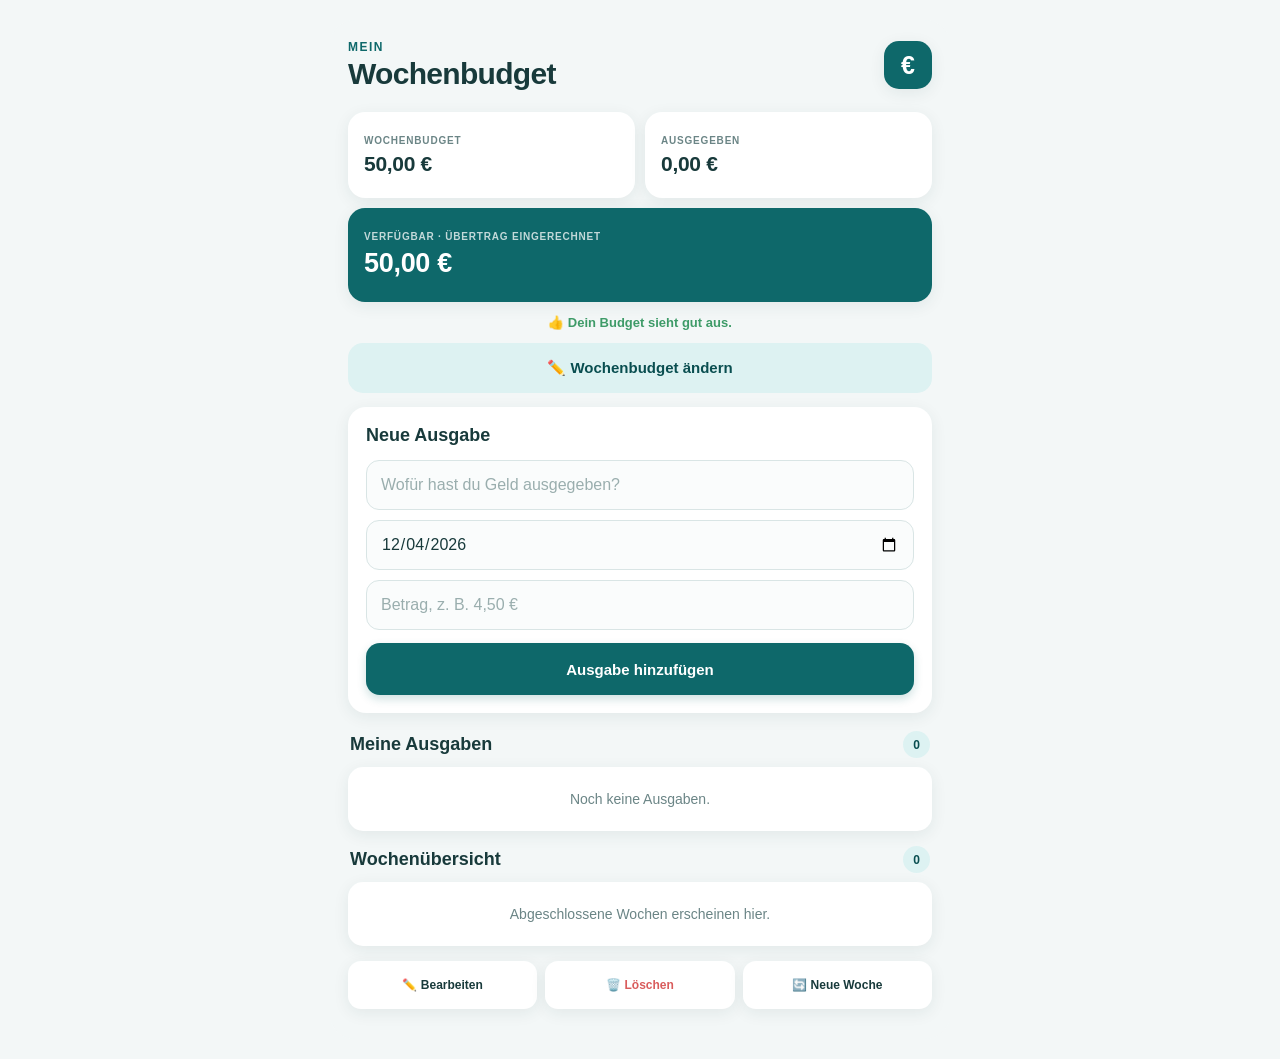
<file: index.html>
<!DOCTYPE html>
<html lang="de">
<head>
    <meta charset="UTF-8">

    <!-- Wichtig für iPhone -->
    <meta name="viewport"
          content="width=device-width,
                   initial-scale=1.0,
                   maximum-scale=1.0,
                   user-scalable=no">

    <meta name="theme-color" content="#0E686A">

    <title>Mein Wochenbudget</title>

    <link rel="stylesheet" href="style.css">
    <link rel="manifest" href="manifest.json">
</head>

<body>

    <div class="app">

        <!-- Kopfbereich -->
        <header class="header">
            <div>
                <div class="small-title">MEIN</div>
                <h1>Wochenbudget</h1>
            </div>

            <div class="wallet-icon">
                €
            </div>
        </header>


        <!-- Übersicht -->
        <section class="overview">

            <div class="card">
                <span class="card-title">WOCHENBUDGET</span>
                <strong id="budget">50,00 €</strong>
            </div>

            <div class="card">
                <span class="card-title">AUSGEGEBEN</span>
                <strong id="ausgegeben">0,00 €</strong>
            </div>

            <div class="card available-card">
                <span class="card-title">VERFÜGBAR · ÜBERTRAG EINGERECHNET</span>
                <strong id="verfuegbar">50,00 €</strong>
            </div>

        </section>


        <!-- Status -->
        <div id="status" class="status">
            Dein Budget ist bereit.
        </div>


        <!-- Budget ändern -->
        <button id="budgetButton" class="main-button">
            ✏️ Wochenbudget ändern
        </button>


        <!-- Neue Ausgabe -->
        <section class="expense-card">

            <h2>Neue Ausgabe</h2>

            <input
                id="beschreibung"
                type="text"
                placeholder="Wofür hast du Geld ausgegeben?"
                autocomplete="off"
            >

            <input
                id="datum"
                type="date"
            >

            <input
                id="betrag"
                type="text"
                inputmode="decimal"
                placeholder="Betrag, z. B. 4,50 €"
                autocomplete="off"
            >

            <button id="addButton" class="add-button">
                Ausgabe hinzufügen
            </button>

        </section>


        <!-- Ausgaben -->
        <section class="expenses-section">

            <div class="section-title">
                <h2>Meine Ausgaben</h2>
                <span id="anzahlAusgaben">0</span>
            </div>

            <div id="ausgabenListe" class="expenses-list">
                <div class="empty">
                    Noch keine Ausgaben.
                </div>
            </div>

        </section>


        <!-- Abgeschlossene Wochen -->
        <section class="history-section">
            <div class="section-title">
                <h2>Wochenübersicht</h2>
                <span id="anzahlWochen">0</span>
            </div>

            <div id="wochenListe" class="week-history-list">
                <div class="empty">Abgeschlossene Wochen erscheinen hier.</div>
            </div>
        </section>


        <!-- Aktionen -->
        <section class="actions">

            <button id="editButton" class="action-button">
                ✏️ Bearbeiten
            </button>

            <button id="deleteButton" class="action-button delete">
                🗑️ Löschen
            </button>

            <button id="newWeekButton" class="action-button">
                🔄 Neue Woche
            </button>

        </section>

    </div>


    <!-- Übersicht nach dem Wochenwechsel -->
    <div id="weekSummaryModal" class="modal hidden">
        <div class="modal-content">
            <h2>Woche abgeschlossen</h2>
            <p id="weekSummaryText"></p>
            <div id="weekSummaryExpenses" class="week-summary-expenses"></div>
            <div class="modal-buttons single-button">
                <button id="closeWeekSummary" class="confirm-button">Weiter</button>
            </div>
        </div>
    </div>


    <!-- Budget-Dialog -->
    <div id="budgetModal" class="modal hidden">

        <div class="modal-content">

            <h2>Wochenbudget</h2>

            <p>
                Wie hoch soll dein Wochenbudget sein? Ein Restbetrag wird addiert, ein Fehlbetrag aus der Vorwoche abgezogen.
            </p>

            <input
                id="neuesBudget"
                type="text"
                inputmode="decimal"
                aria-label="Neues Wochenbudget in Euro"
                placeholder="z. B. 50,00 €"
            >

            <div class="modal-buttons">

                <button id="cancelBudget" class="cancel-button">
                    Abbrechen
                </button>

                <button id="saveBudget" class="confirm-button">
                    Speichern
                </button>

            </div>

        </div>

    </div>


    <!-- Bearbeiten-Dialog -->
    <div id="editModal" class="modal hidden">

        <div class="modal-content">

            <h2>Ausgabe bearbeiten</h2>

            <input
                id="editBeschreibung"
                type="text"
                placeholder="Beschreibung"
            >

            <input
                id="editDatum"
                type="date"
            >

            <input
                id="editBetrag"
                type="text"
                inputmode="decimal"
                placeholder="Betrag"
            >

            <div class="modal-buttons">

                <button id="cancelEdit" class="cancel-button">
                    Abbrechen
                </button>

                <button id="saveEdit" class="confirm-button">
                    Speichern
                </button>

            </div>

        </div>

    </div>


    <script src="app.js?v=20261010-1230"></script>

</body>
</html>
</file>
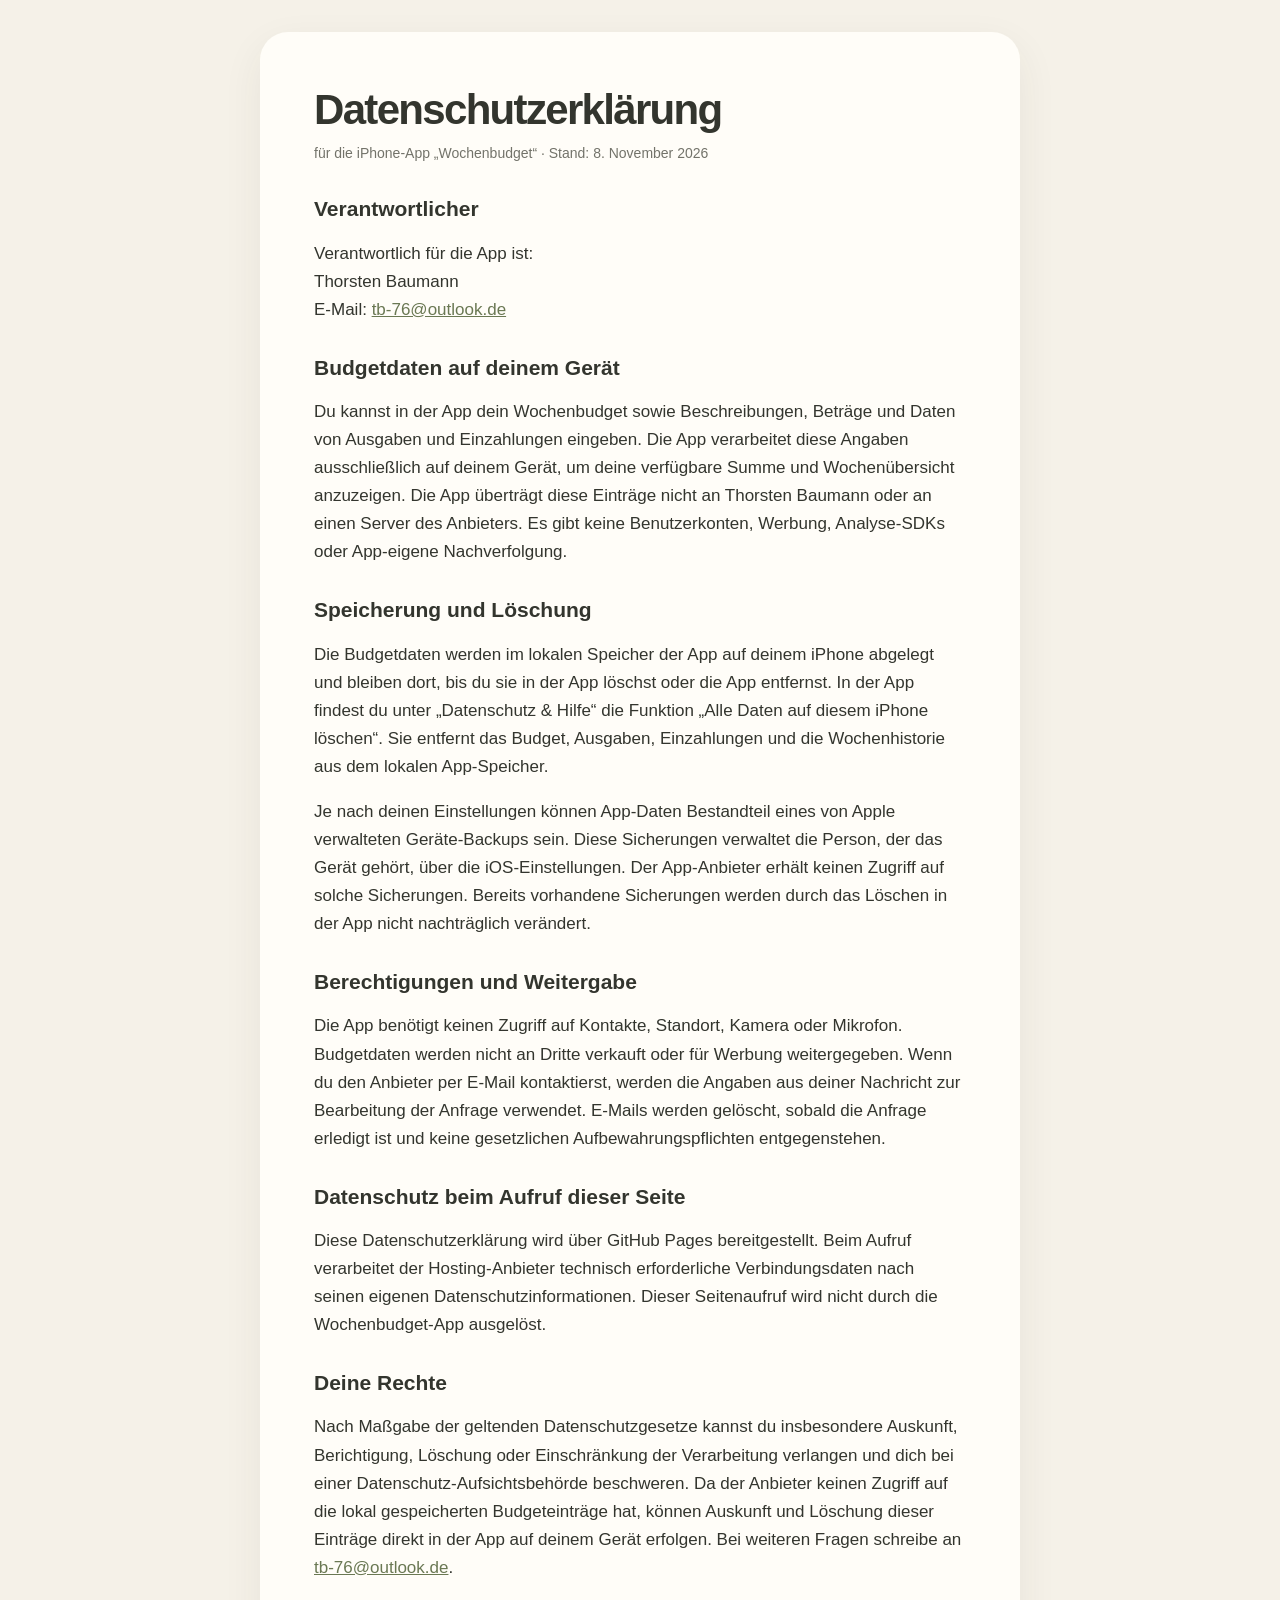
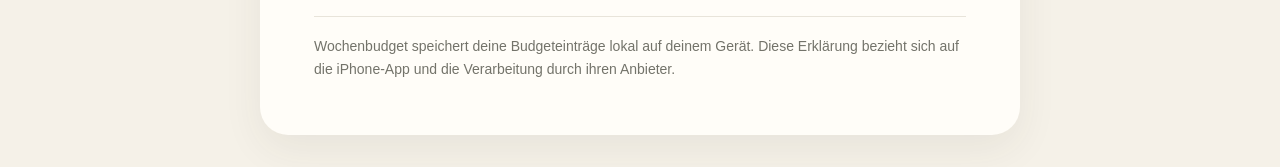
<file: privacy/index.html>
<!doctype html>
<html lang="de">
<head>
  <meta charset="utf-8">
  <meta name="viewport" content="width=device-width, initial-scale=1">
  <meta name="color-scheme" content="light">
  <title>Datenschutzerklärung – Wochenbudget</title>
  <style>
    :root { color-scheme: light; --ink:#33352e; --sage:#6a7853; --sand:#f5f1e8; --card:#fffdf8; }
    * { box-sizing: border-box; }
    body { margin:0; padding:32px 18px; background:var(--sand); color:var(--ink); font:17px/1.65 -apple-system,BlinkMacSystemFont,"Segoe UI",sans-serif; }
    main { max-width:760px; margin:0 auto; padding:clamp(24px,6vw,54px); background:var(--card); border-radius:28px; box-shadow:0 14px 40px #33352e12; }
    h1 { margin:0 0 8px; font-size:clamp(30px,6vw,42px); line-height:1.15; letter-spacing:-.04em; }
    h2 { margin:30px 0 8px; font-size:21px; line-height:1.3; }
    .date { color:#73736a; font-size:14px; }
    a { color:var(--sage); }
    footer { margin-top:34px; padding-top:18px; border-top:1px solid #e8e4da; color:#73736a; font-size:14px; }
  </style>
</head>
<body>
<main>
  <h1>Datenschutzerklärung</h1>
  <div class="date">für die iPhone-App „Wochenbudget“ · Stand: 8. November 2026</div>

  <h2>Verantwortlicher</h2>
  <p>Verantwortlich für die App ist:<br>Thorsten Baumann<br>E-Mail: <a href="mailto:tb-76@outlook.de">tb-76@outlook.de</a></p>

  <h2>Budgetdaten auf deinem Gerät</h2>
  <p>Du kannst in der App dein Wochenbudget sowie Beschreibungen, Beträge und Daten von Ausgaben und Einzahlungen eingeben. Die App verarbeitet diese Angaben ausschließlich auf deinem Gerät, um deine verfügbare Summe und Wochenübersicht anzuzeigen. Die App überträgt diese Einträge nicht an Thorsten Baumann oder an einen Server des Anbieters. Es gibt keine Benutzerkonten, Werbung, Analyse-SDKs oder App-eigene Nachverfolgung.</p>

  <h2>Speicherung und Löschung</h2>
  <p>Die Budgetdaten werden im lokalen Speicher der App auf deinem iPhone abgelegt und bleiben dort, bis du sie in der App löschst oder die App entfernst. In der App findest du unter „Datenschutz &amp; Hilfe“ die Funktion „Alle Daten auf diesem iPhone löschen“. Sie entfernt das Budget, Ausgaben, Einzahlungen und die Wochenhistorie aus dem lokalen App-Speicher.</p>
  <p>Je nach deinen Einstellungen können App-Daten Bestandteil eines von Apple verwalteten Geräte-Backups sein. Diese Sicherungen verwaltet die Person, der das Gerät gehört, über die iOS-Einstellungen. Der App-Anbieter erhält keinen Zugriff auf solche Sicherungen. Bereits vorhandene Sicherungen werden durch das Löschen in der App nicht nachträglich verändert.</p>

  <h2>Berechtigungen und Weitergabe</h2>
  <p>Die App benötigt keinen Zugriff auf Kontakte, Standort, Kamera oder Mikrofon. Budgetdaten werden nicht an Dritte verkauft oder für Werbung weitergegeben. Wenn du den Anbieter per E-Mail kontaktierst, werden die Angaben aus deiner Nachricht zur Bearbeitung der Anfrage verwendet. E-Mails werden gelöscht, sobald die Anfrage erledigt ist und keine gesetzlichen Aufbewahrungspflichten entgegenstehen.</p>

  <h2>Datenschutz beim Aufruf dieser Seite</h2>
  <p>Diese Datenschutzerklärung wird über GitHub Pages bereitgestellt. Beim Aufruf verarbeitet der Hosting-Anbieter technisch erforderliche Verbindungsdaten nach seinen eigenen Datenschutzinformationen. Dieser Seitenaufruf wird nicht durch die Wochenbudget-App ausgelöst.</p>

  <h2>Deine Rechte</h2>
  <p>Nach Maßgabe der geltenden Datenschutzgesetze kannst du insbesondere Auskunft, Berichtigung, Löschung oder Einschränkung der Verarbeitung verlangen und dich bei einer Datenschutz-Aufsichtsbehörde beschweren. Da der Anbieter keinen Zugriff auf die lokal gespeicherten Budgeteinträge hat, können Auskunft und Löschung dieser Einträge direkt in der App auf deinem Gerät erfolgen. Bei weiteren Fragen schreibe an <a href="mailto:tb-76@outlook.de">tb-76@outlook.de</a>.</p>

  <footer>Wochenbudget speichert deine Budgeteinträge lokal auf deinem Gerät. Diese Erklärung bezieht sich auf die iPhone-App und die Verarbeitung durch ihren Anbieter.</footer>
</main>
</body>
</html>
</file>
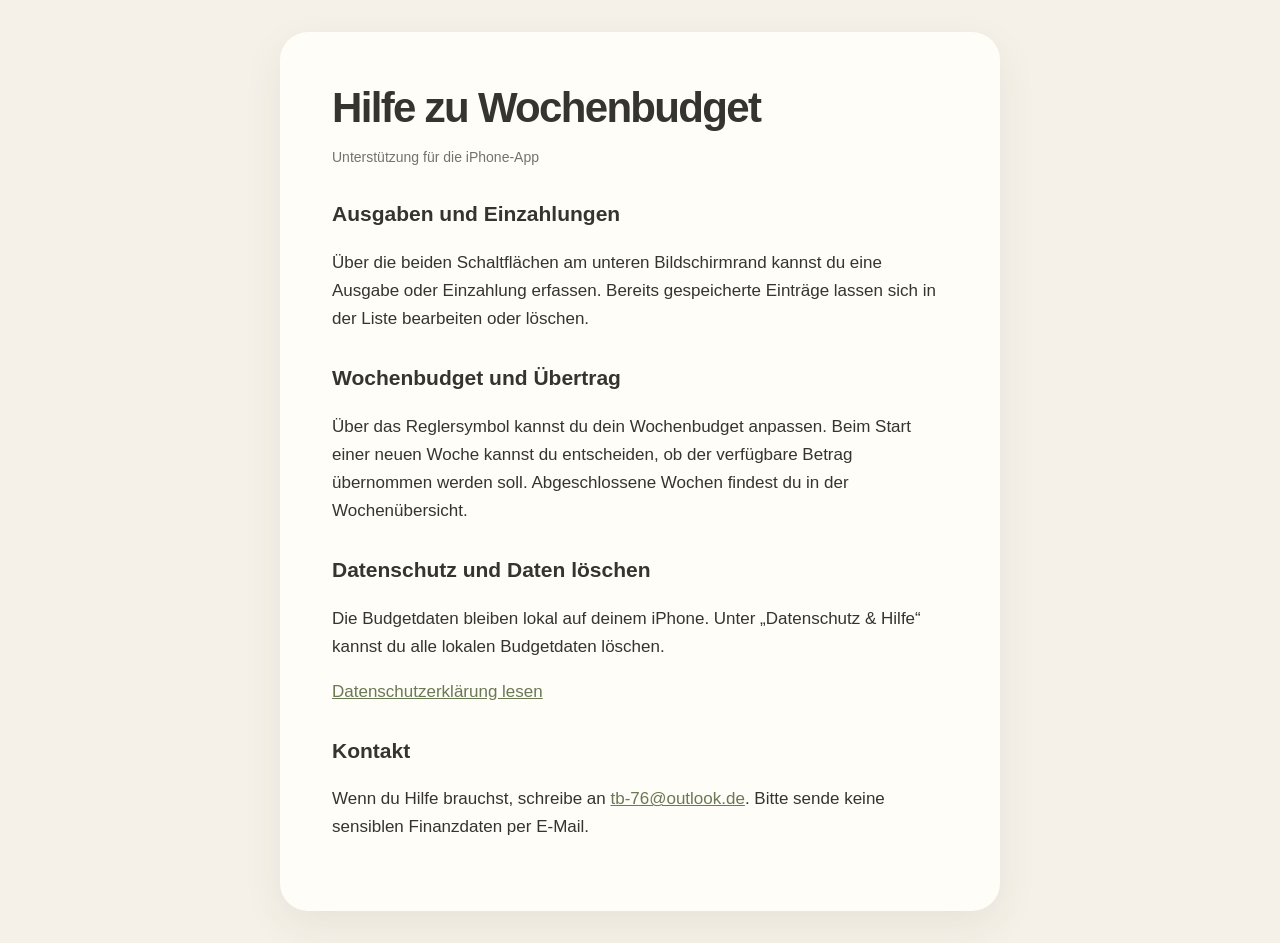
<file: support/index.html>
<!doctype html>
<html lang="de">
<head>
  <meta charset="utf-8">
  <meta name="viewport" content="width=device-width, initial-scale=1">
  <meta name="color-scheme" content="light">
  <title>Hilfe – Wochenbudget</title>
  <style>
    :root { color-scheme: light; --ink:#33352e; --sage:#6a7853; --sand:#f5f1e8; --card:#fffdf8; }
    * { box-sizing:border-box; }
    body { margin:0; padding:32px 18px; background:var(--sand); color:var(--ink); font:17px/1.65 -apple-system,BlinkMacSystemFont,"Segoe UI",sans-serif; }
    main { max-width:720px; margin:0 auto; padding:clamp(24px,6vw,52px); background:var(--card); border-radius:28px; box-shadow:0 14px 40px #33352e12; }
    h1 { margin:0 0 10px; font-size:clamp(30px,6vw,42px); line-height:1.15; letter-spacing:-.04em; }
    h2 { margin:28px 0 8px; font-size:21px; }
    a { color:var(--sage); }
    .date { color:#73736a; font-size:14px; }
  </style>
</head>
<body><main>
  <h1>Hilfe zu Wochenbudget</h1>
  <p class="date">Unterstützung für die iPhone-App</p>
  <h2>Ausgaben und Einzahlungen</h2>
  <p>Über die beiden Schaltflächen am unteren Bildschirmrand kannst du eine Ausgabe oder Einzahlung erfassen. Bereits gespeicherte Einträge lassen sich in der Liste bearbeiten oder löschen.</p>
  <h2>Wochenbudget und Übertrag</h2>
  <p>Über das Reglersymbol kannst du dein Wochenbudget anpassen. Beim Start einer neuen Woche kannst du entscheiden, ob der verfügbare Betrag übernommen werden soll. Abgeschlossene Wochen findest du in der Wochenübersicht.</p>
  <h2>Datenschutz und Daten löschen</h2>
  <p>Die Budgetdaten bleiben lokal auf deinem iPhone. Unter „Datenschutz &amp; Hilfe“ kannst du alle lokalen Budgetdaten löschen.</p>
  <p><a href="../privacy/">Datenschutzerklärung lesen</a></p>
  <h2>Kontakt</h2>
  <p>Wenn du Hilfe brauchst, schreibe an <a href="mailto:tb-76@outlook.de">tb-76@outlook.de</a>. Bitte sende keine sensiblen Finanzdaten per E-Mail.</p>
</main></body>
</html>
</file>
<file: style.css>
* {
    box-sizing: border-box;
    margin: 0;
    padding: 0;
    -webkit-tap-highlight-color: transparent;
}

:root {
    --petrol: #0E686A;
    --petrol-dark: #094E50;
    --petrol-light: #DDF2F2;

    --background: #F3F7F7;
    --white: #FFFFFF;

    --text: #183A3B;
    --text-light: #6B8586;

    --green: #3E9B68;
    --orange: #E39A3C;
    --red: #D95C5C;

    --shadow: 0 4px 16px rgba(24, 58, 59, 0.08);
}

html {
    background: var(--background);
}

body {
    font-family:
        -apple-system,
        BlinkMacSystemFont,
        "Segoe UI",
        Roboto,
        Helvetica,
        Arial,
        sans-serif;

    background: var(--background);
    color: var(--text);

    min-height: 100vh;
    min-height: 100dvh;

    overscroll-behavior: none;
}

button,
input {
    font-family: inherit;
}

button {
    border: none;
    cursor: pointer;
    touch-action: manipulation;
}

input {
    outline: none;
}


/* =========================================
   APP
   ========================================= */

.app {
    width: 100%;
    max-width: 620px;

    margin: 0 auto;

    padding:
        calc(20px + env(safe-area-inset-top))
        18px
        calc(30px + env(safe-area-inset-bottom));

    min-height: 100vh;
}


/* =========================================
   HEADER
   ========================================= */

.header {
    display: flex;
    align-items: center;
    justify-content: space-between;

    margin-bottom: 22px;
}

.small-title {
    font-size: 12px;
    font-weight: 700;
    letter-spacing: 1.5px;

    color: var(--petrol);

    margin-bottom: 3px;
}

.header h1 {
    font-size: 30px;
    line-height: 1.1;
    font-weight: 750;

    letter-spacing: -0.7px;
}

.wallet-icon {
    width: 48px;
    height: 48px;

    border-radius: 15px;

    background: var(--petrol);

    color: white;

    display: flex;
    align-items: center;
    justify-content: center;

    font-size: 25px;
    font-weight: 700;

    box-shadow: var(--shadow);
}


/* =========================================
   ÜBERSICHT
   ========================================= */

.overview {
    display: grid;

    grid-template-columns:
        repeat(2, 1fr);

    gap: 10px;

    margin-bottom: 12px;
}

.card {
    background: var(--white);

    border-radius: 17px;

    padding: 16px;

    box-shadow: var(--shadow);

    min-height: 86px;

    display: flex;
    flex-direction: column;
    justify-content: center;
}

.card-title {
    font-size: 10px;
    font-weight: 750;

    letter-spacing: 0.8px;

    color: var(--text-light);

    margin-bottom: 6px;
}

.card strong {
    font-size: 21px;
    font-weight: 750;

    letter-spacing: -0.3px;
}

.available-card {
    grid-column: span 2;

    background: var(--petrol);

    color: white;

    min-height: 94px;
}

.available-card .card-title {
    color: rgba(255,255,255,0.75);
}

.available-card strong {
    font-size: 27px;
}


/* =========================================
   STATUS
   ========================================= */

.status {
    text-align: center;

    font-size: 13px;
    font-weight: 600;

    color: var(--text-light);

    margin: 13px 0;
}


/* =========================================
   BUTTONS
   ========================================= */

.main-button {
    width: 100%;

    min-height: 50px;

    border-radius: 15px;

    background: var(--petrol-light);
    color: var(--petrol-dark);

    font-size: 15px;
    font-weight: 700;

    margin-bottom: 14px;

    transition:
        transform 0.12s ease,
        opacity 0.12s ease;
}

.main-button:active,
.add-button:active,
.action-button:active,
.confirm-button:active,
.cancel-button:active {
    transform: scale(0.98);
}


/* =========================================
   AUSGABEN CARD
   ========================================= */

.expense-card {
    background: var(--white);

    border-radius: 18px;

    padding: 18px;

    box-shadow: var(--shadow);

    margin-bottom: 18px;
}

.expense-card h2 {
    font-size: 18px;
    margin-bottom: 14px;
}

input {
    width: 100%;

    height: 50px;

    border: 1px solid #D9E5E5;

    border-radius: 13px;

    background: #FAFCFC;

    color: var(--text);

    padding: 0 14px;

    font-size: 16px;

    margin-bottom: 10px;

    transition:
        border-color 0.15s ease,
        box-shadow 0.15s ease;
}

input:focus {
    border-color: var(--petrol);

    box-shadow:
        0 0 0 3px rgba(14,104,106,0.10);

    background: white;
}

input::placeholder {
    color: #9AAEAE;
}

.add-button {
    width: 100%;

    height: 52px;

    border-radius: 14px;

    background: var(--petrol);

    color: white;

    font-size: 15px;
    font-weight: 700;

    margin-top: 3px;

    box-shadow:
        0 4px 10px rgba(14,104,106,0.20);

    transition:
        transform 0.12s ease,
        background 0.15s ease;
}

.add-button:hover {
    background: var(--petrol-dark);
}


/* =========================================
   AUSGABEN
   ========================================= */

.expenses-section {
    margin-bottom: 15px;
}

.history-section {
    margin-bottom: 15px;
}

.week-history-list {
    display: flex;
    flex-direction: column;
    gap: 8px;
}

.week-history-item {
    background: var(--white);
    border-radius: 15px;
    padding: 13px 15px;
    box-shadow: var(--shadow);
}

.week-history-item summary {
    cursor: pointer;
    font-size: 14px;
    font-weight: 700;
}

.week-history-totals {
    color: var(--text-light);
    font-size: 12px;
    line-height: 1.6;
    flex: 1;
}

.week-history-controls {
    display: flex;
    align-items: flex-start;
    justify-content: space-between;
    gap: 10px;
    margin-top: 9px;
}

.delete-week-button {
    flex: 0 0 auto;
    min-height: 34px;
    padding: 0 10px;
    border-radius: 10px;
    background: #FFF0F0;
    color: var(--red);
    font-size: 12px;
    font-weight: 700;
}

.week-history-expenses,
.week-summary-expenses {
    margin-top: 9px;
    border-top: 1px solid #E7EEEE;
    padding-top: 7px;
}

.week-history-expense,
.week-summary-expense {
    display: flex;
    justify-content: space-between;
    gap: 12px;
    padding: 5px 0;
    font-size: 13px;
}

.week-history-expense span:first-child,
.week-summary-expense span:first-child {
    min-width: 0;
    overflow-wrap: anywhere;
}

.week-summary-expenses:empty {
    display: none;
}

.single-button {
    grid-template-columns: 1fr;
    margin-top: 16px;
}

.section-title {
    display: flex;
    align-items: center;
    justify-content: space-between;

    margin-bottom: 9px;

    padding: 0 2px;
}

.section-title h2 {
    font-size: 18px;
    font-weight: 750;
}

.section-title span {
    min-width: 27px;
    height: 27px;

    padding: 0 8px;

    border-radius: 20px;

    background: var(--petrol-light);
    color: var(--petrol-dark);

    display: flex;
    align-items: center;
    justify-content: center;

    font-size: 12px;
    font-weight: 750;
}

.expenses-list {
    display: flex;
    flex-direction: column;

    gap: 8px;
}

.expense-item {
    background: var(--white);

    border-radius: 15px;

    padding: 13px 15px;

    box-shadow: var(--shadow);

    display: flex;
    align-items: center;
    justify-content: space-between;

    min-height: 58px;

    cursor: pointer;

    transition:
        transform 0.12s ease,
        background 0.12s ease;
}

.expense-item:active {
    transform: scale(0.985);
}

.expense-item.selected {
    background: var(--petrol-light);

    outline: 2px solid var(--petrol);
}

.expense-info {
    min-width: 0;

    display: flex;
    flex-direction: column;

    gap: 3px;
}

.expense-description {
    font-size: 15px;
    font-weight: 650;

    overflow: hidden;
    text-overflow: ellipsis;
    white-space: nowrap;
}

.expense-date {
    font-size: 11px;

    color: var(--text-light);
}

.expense-amount {
    font-size: 15px;
    font-weight: 750;

    color: var(--red);

    margin-left: 12px;

    white-space: nowrap;
}

.empty {
    background: var(--white);

    border-radius: 15px;

    padding: 24px 15px;

    text-align: center;

    color: var(--text-light);

    font-size: 14px;

    box-shadow: var(--shadow);
}


/* =========================================
   AKTIONEN
   ========================================= */

.actions {
    display: grid;

    grid-template-columns:
        repeat(3, 1fr);

    gap: 8px;

    margin-top: 12px;
}

.action-button {
    min-height: 48px;

    border-radius: 13px;

    background: var(--white);

    color: var(--text);

    font-size: 12px;
    font-weight: 650;

    box-shadow: var(--shadow);

    padding: 6px;

    transition:
        transform 0.12s ease,
        background 0.12s ease;
}

.action-button.delete {
    color: var(--red);
}


/* =========================================
   MODAL
   ========================================= */

.modal {
    position: fixed;

    inset: 0;

    z-index: 1000;

    background: rgba(0,0,0,0.38);

    display: flex;
    align-items: flex-end;
    justify-content: center;

    padding:
        18px
        18px
        calc(18px + env(safe-area-inset-bottom));
}

.modal.hidden {
    display: none;
}

.modal-content {
    width: 100%;
    max-width: 580px;

    background: white;

    border-radius: 22px;

    padding: 22px 18px 18px;

    box-shadow:
        0 15px 50px rgba(0,0,0,0.18);

    animation: slideUp 0.18s ease;
}

@keyframes slideUp {
    from {
        transform: translateY(25px);
        opacity: 0;
    }

    to {
        transform: translateY(0);
        opacity: 1;
    }
}

.modal-content h2 {
    font-size: 20px;

    margin-bottom: 8px;
}

.modal-content p {
    font-size: 14px;

    color: var(--text-light);

    line-height: 1.45;

    margin-bottom: 15px;
}

.modal-buttons {
    display: grid;

    grid-template-columns:
        1fr 1fr;

    gap: 9px;
}

.cancel-button,
.confirm-button {
    height: 50px;

    border-radius: 13px;

    font-size: 14px;
    font-weight: 700;
}

.cancel-button {
    background: #EEF3F3;

    color: var(--text);
}

.confirm-button {
    background: var(--petrol);

    color: white;
}


/* =========================================
   DESKTOP
   ========================================= */

@media (min-width: 700px) {

    body {
        padding-top: 20px;
        padding-bottom: 20px;
    }

    .app {
        background: var(--background);

        border-radius: 25px;
    }

    .modal {
        align-items: center;
    }

    .modal-content {
        border-radius: 22px;
    }
}


/* =========================================
   KLEINE IPHONES
   ========================================= */

@media (max-width: 380px) {

    .app {
        padding-left: 13px;
        padding-right: 13px;
    }

    .header h1 {
        font-size: 27px;
    }

    .card {
        padding: 13px;
    }

    .card strong {
        font-size: 19px;
    }

    .available-card strong {
        font-size: 25px;
    }

    .action-button {
        font-size: 11px;
    }
}
</file>
